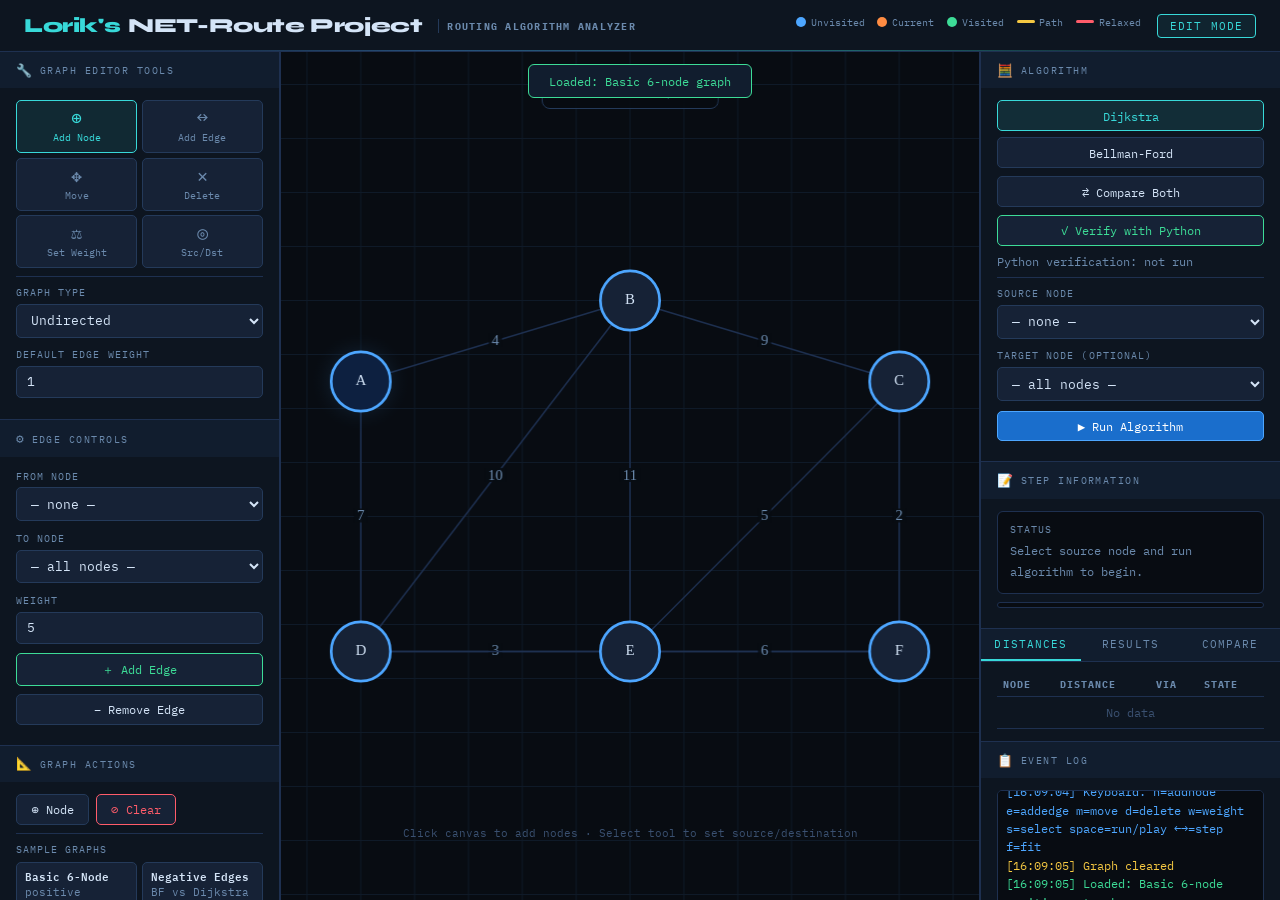
<file: index.html>
<!DOCTYPE html>
<html lang="en">
<head>
  <meta charset="UTF-8">
  <meta http-equiv="refresh" content="0; url=./NetRoute_Routing_Analyzer.html">
  <meta name="viewport" content="width=device-width, initial-scale=1.0">
  <title>NetRoute</title>
  <script>
    window.location.replace('./NetRoute_Routing_Analyzer.html');
  </script>
</head>
<body>
  <p>Redirecting to <a href="./NetRoute_Routing_Analyzer.html">NetRoute Routing Analyzer</a>...</p>
</body>
</html>
</file>
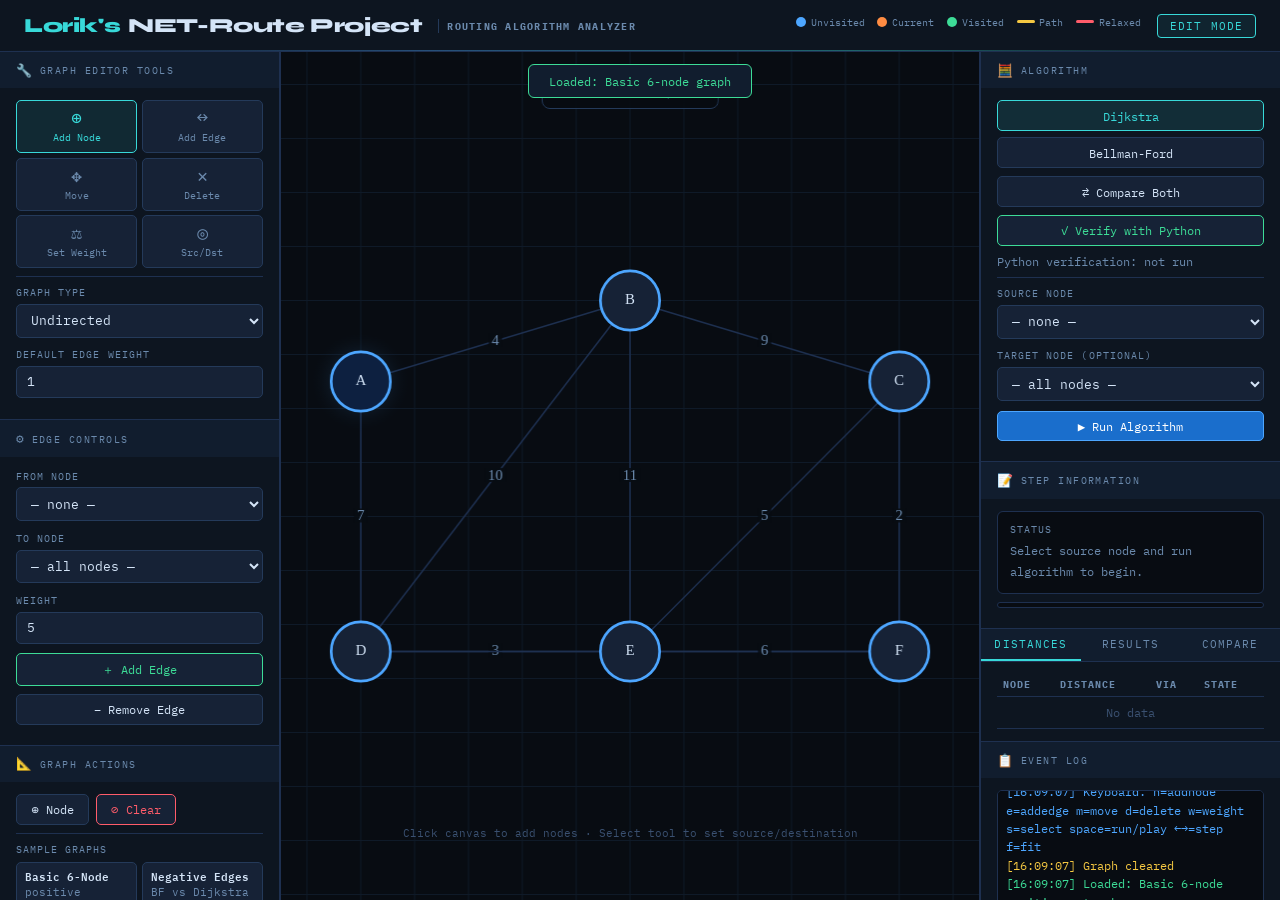
<file: NetRoute_Routing_Analyzer.html>
<!DOCTYPE html>
<html lang="en">
<head>
<meta charset="UTF-8">
<meta name="viewport" content="width=device-width, initial-scale=1.0">
<title>NetRoute — Dijkstra & Bellman-Ford Interactive Analyzer</title>
<link href="https://fonts.googleapis.com/css2?family=IBM+Plex+Mono:wght@300;400;500;600&family=Syne:wght@400;600;700;800&display=swap" rel="stylesheet">
<link rel="stylesheet" href="netroute.css">
</head>
<body>

<!-- ════════════════════════════════════════
     HEADER
════════════════════════════════════════ -->
<div id="header">
  <div class="logo">
    <span>Lorik's</span>NET-Route Project
    <div class="logo-sub">Routing Algorithm Analyzer</div>
  </div>
  <div class="header-right">
    <div class="legend">
      <div class="leg-item"><div class="leg-dot" style="background:var(--blue)"></div>Unvisited</div>
      <div class="leg-item"><div class="leg-dot" style="background:var(--orange)"></div>Current</div>
      <div class="leg-item"><div class="leg-dot" style="background:var(--green)"></div>Visited</div>
      <div class="leg-item"><div class="leg-line" style="background:var(--yellow)"></div>Path</div>
      <div class="leg-item"><div class="leg-line" style="background:var(--red)"></div>Relaxed</div>
    </div>
    <div class="mode-badge edit" id="mode-badge">EDIT MODE</div>
  </div>
</div>

<!-- ════════════════════════════════════════
     MAIN APP
════════════════════════════════════════ -->
<div id="app">

  <!-- ── LEFT SIDEBAR: Graph Editor ── -->
  <div class="sidebar" id="sidebar-left">

    <!-- Tools -->
    <div class="panel">
      <div class="panel-header"><span class="ph-icon">🔧</span> Graph Editor Tools</div>
      <div class="panel-body">
        <div class="tool-grid">
          <div class="tool-btn active" id="tool-addnode" onclick="setTool('addnode')">
            <div class="tool-icon">⊕</div><div>Add Node</div>
          </div>
          <div class="tool-btn" id="tool-addedge" onclick="setTool('addedge')">
            <div class="tool-icon">↔</div><div>Add Edge</div>
          </div>
          <div class="tool-btn" id="tool-move" onclick="setTool('move')">
            <div class="tool-icon">✥</div><div>Move</div>
          </div>
          <div class="tool-btn" id="tool-delete" onclick="setTool('delete')">
            <div class="tool-icon">✕</div><div>Delete</div>
          </div>
          <div class="tool-btn" id="tool-weight" onclick="setTool('weight')">
            <div class="tool-icon">⚖</div><div>Set Weight</div>
          </div>
          <div class="tool-btn" id="tool-select" onclick="setTool('select')">
            <div class="tool-icon">◎</div><div>Src/Dst</div>
          </div>
        </div>
        <div class="sep"></div>
        <div class="field">
          <label>Graph Type</label>
          <select id="graph-type" onchange="toggleDirected()">
            <option value="undirected">Undirected</option>
            <option value="directed">Directed</option>
          </select>
        </div>
        <div class="field">
          <label>Default Edge Weight</label>
          <input type="number" id="default-weight" value="1" min="1" max="999">
        </div>
      </div>
    </div>

    <!-- Edge controls -->
    <div class="panel">
      <div class="panel-header"><span class="ph-icon">⚙</span> Edge Controls</div>
      <div class="panel-body">
        <div class="field">
          <label>From Node</label>
          <select id="edge-from"><option value="">— select —</option></select>
        </div>
        <div class="field">
          <label>To Node</label>
          <select id="edge-to"><option value="">— select —</option></select>
        </div>
        <div class="field">
          <label>Weight</label>
          <input type="number" id="edge-weight-input" value="5" step="1">
        </div>
        <div class="btn-row">
          <button class="btn success full" onclick="addEdgeFromForm()">＋ Add Edge</button>
        </div>
        <div class="btn-row">
          <button class="btn full" onclick="removeEdgeFromForm()">− Remove Edge</button>
        </div>
      </div>
    </div>

    <!-- Graph actions -->
    <div class="panel">
      <div class="panel-header"><span class="ph-icon">📐</span> Graph Actions</div>
      <div class="panel-body">
        <div class="btn-row">
          <button class="btn" onclick="addNodeBtn()">⊕ Node</button>
          <button class="btn danger" onclick="clearGraph()">⊘ Clear</button>
        </div>
        <div class="sep"></div>
        <div style="font-size:.65rem;text-transform:uppercase;letter-spacing:.1em;color:var(--muted);margin-bottom:.4rem">Sample Graphs</div>
        <div class="scenario-grid">
          <div class="scenario-chip" data-sample="basic" role="button" tabindex="0" onclick="loadSample('basic')">
            <span class="sc-name">Basic 6-Node</span>positive weights
          </div>
          <div class="scenario-chip" data-sample="negative" role="button" tabindex="0" onclick="loadSample('negative')">
            <span class="sc-name">Negative Edges</span>BF vs Dijkstra
          </div>
          <div class="scenario-chip" data-sample="negcycle" role="button" tabindex="0" onclick="loadSample('negcycle')">
            <span class="sc-name">Neg. Cycle</span>cycle detection
          </div>
          <div class="scenario-chip" data-sample="medium" role="button" tabindex="0" onclick="loadSample('medium')">
            <span class="sc-name">Medium (12)</span>performance test
          </div>
          <div class="scenario-chip" data-sample="large" role="button" tabindex="0" onclick="loadSample('large')">
            <span class="sc-name">Large (20)</span>scaling analysis
          </div>
          <div class="scenario-chip" data-sample="failure" role="button" tabindex="0" onclick="loadSample('failure')">
            <span class="sc-name">Link Failure</span>route adapt
          </div>
        </div>
      </div>
    </div>

    <!-- Graph info -->
    <div class="panel">
      <div class="panel-header"><span class="ph-icon">📊</span> Graph Info</div>
      <div class="panel-body">
        <table class="dist-table" style="font-size:.7rem">
          <tr><td style="color:var(--muted)">Nodes</td><td id="info-nodes">0</td></tr>
          <tr><td style="color:var(--muted)">Edges</td><td id="info-edges">0</td></tr>
          <tr><td style="color:var(--muted)">Type</td><td id="info-type">Undirected</td></tr>
          <tr><td style="color:var(--muted)">Neg. Weights</td><td id="info-neg">No</td></tr>
          <tr><td style="color:var(--muted)">Source</td><td id="info-src">—</td></tr>
          <tr><td style="color:var(--muted)">Target</td><td id="info-dst">—</td></tr>
        </table>
      </div>
    </div>

  </div><!-- end left sidebar -->

  <!-- ── CANVAS ── -->
  <div id="canvas-area">
    <canvas id="graph-canvas"></canvas>

    <div id="canvas-toolbar">
      <button class="ct-btn" title="Zoom In" onclick="zoom(1.2)">+</button>
      <button class="ct-btn" title="Zoom Out" onclick="zoom(0.833)">−</button>
      <button class="ct-btn" title="Fit Graph" onclick="fitGraph()" style="font-size:.7rem">FIT</button>
      <div class="ct-sep"></div>
      <button class="ct-btn" title="Grid toggle" onclick="toggleGrid()" id="grid-btn">⊞</button>
    </div>

    <div id="canvas-hint">Click canvas to add nodes · Select tool to set source/destination</div>

    <!-- Player bar -->
    <div id="player-bar" style="display:none">
      <button class="player-btn" title="Go to start" onclick="stepGo(0)">⏮</button>
      <button class="player-btn" title="Step back" onclick="stepBack()" id="btn-stepback">◀</button>
      <button class="player-btn play-btn" title="Play/Pause" onclick="togglePlay()" id="btn-play">▶</button>
      <button class="player-btn" title="Step forward" onclick="stepForward()" id="btn-stepfwd">▶|</button>
      <button class="player-btn" title="Go to end" onclick="stepGo(-1)">⏭</button>
      <span id="step-counter">0 / 0</span>
      <div class="speed-label">Speed</div>
      <input type="range" id="speed-slider" min="1" max="10" value="5">
      <button class="player-btn" title="Stop" onclick="stopAlgo()" style="color:var(--red)">■</button>
    </div>

  </div><!-- end canvas area -->

  <!-- ── RIGHT SIDEBAR: Algorithm + Results ── -->
  <div class="sidebar" id="sidebar-right">

    <!-- Algorithm selector -->
    <div class="panel">
      <div class="panel-header"><span class="ph-icon">🧮</span> Algorithm</div>
      <div class="panel-body">
        <div class="btn-row">
          <button class="btn active full" id="algo-dijk" onclick="selectAlgo('dijkstra')">Dijkstra</button>
          <button class="btn full" id="algo-bf" onclick="selectAlgo('bellman-ford')">Bellman-Ford</button>
        </div>
        <div class="btn-row">
          <button class="btn full" id="algo-compare" onclick="runComparison()">⇄ Compare Both</button>
        </div>
        <div class="btn-row">
          <button class="btn success full" onclick="verifyWithPython()">✓ Verify with Python</button>
        </div>
        <div id="verify-status" style="font-size:.72rem;color:var(--muted);margin-bottom:.45rem;line-height:1.35">
          Python verification: not run
        </div>
        <div class="sep"></div>
        <div class="field">
          <label>Source Node</label>
          <select id="src-select" onchange="setSource(this.value)"><option value="">— none —</option></select>
        </div>
        <div class="field">
          <label>Target Node (optional)</label>
          <select id="dst-select" onchange="setTarget(this.value)"><option value="">— all nodes —</option></select>
        </div>
        <div class="btn-row">
          <button class="btn primary full" onclick="runAlgorithm()">▶ Run Algorithm</button>
        </div>
      </div>
    </div>

    <!-- Step info -->
    <div class="panel">
      <div class="panel-header"><span class="ph-icon">📝</span> Step Information</div>
      <div class="panel-body">
        <div class="step-box" id="step-info">
          <div class="step-num">Status</div>
          <span style="color:var(--muted)">Select source node and run algorithm to begin.</span>
        </div>
        <div class="progress-track">
          <div class="progress-fill" id="step-progress" style="width:0%"></div>
        </div>
      </div>
    </div>

    <!-- Tabs: Distances | Results | Compare -->
    <div class="panel" style="flex:1">
      <div class="tabs">
        <div class="tab active" id="tab-dist"    onclick="switchTab('dist')">Distances</div>
        <div class="tab"       id="tab-results"  onclick="switchTab('results')">Results</div>
        <div class="tab"       id="tab-compare"  onclick="switchTab('compare')">Compare</div>
      </div>

      <!-- Distances tab -->
      <div class="tab-content active" id="tc-dist">
        <div style="overflow-x:auto">
          <table class="dist-table" id="dist-table">
            <thead>
              <tr>
                <th>Node</th>
                <th>Distance</th>
                <th>Via</th>
                <th>State</th>
              </tr>
            </thead>
            <tbody id="dist-tbody">
              <tr><td colspan="4" style="color:var(--dim);text-align:center;padding:.5rem">No data</td></tr>
            </tbody>
          </table>
        </div>
      </div>

      <!-- Results tab -->
      <div class="tab-content" id="tc-results">
        <div id="results-area">
          <div style="color:var(--dim);font-size:.75rem">Run an algorithm to see results.</div>
        </div>
      </div>

      <!-- Compare tab -->
      <div class="tab-content" id="tc-compare">
        <div id="compare-area">
          <div style="color:var(--dim);font-size:.75rem">Run comparison to see data.</div>
        </div>
      </div>
    </div>

    <!-- Log -->
    <div class="panel">
      <div class="panel-header"><span class="ph-icon">📋</span> Event Log</div>
      <div class="panel-body">
        <div class="log-area" id="log-area">
          <div class="log-entry info">NetRoute initialized. Load a sample graph or start drawing.</div>
        </div>
      </div>
    </div>

  </div><!-- end right sidebar -->
</div><!-- end app -->

<!-- ── Tooltip ── -->
<div id="tooltip"></div>

<!-- ── Notification ── -->
<div id="notif"></div>

<!-- ── Modal ── -->
<div id="modal-overlay">
  <div id="modal">
    <div class="modal-title" id="modal-title">Enter Value</div>
    <div id="modal-body"></div>
    <div class="modal-btns">
      <button class="btn" onclick="closeModal()">Cancel</button>
      <button class="btn primary" id="modal-ok" onclick="confirmModal()">OK</button>
    </div>
  </div>
</div>

<script src="netroute.js"></script>
</body>
</html>
</file>
<file: netroute.css>
/* ═══════════════════════════════════════════════════════════
   ROOT VARIABLES & RESET
═══════════════════════════════════════════════════════════ */
:root {
  --bg:       #080c12;
  --bg1:      #0d1520;
  --bg2:      #111d2e;
  --bg3:      #162236;
  --border:   #1e3050;
  --border2:  #243a5a;
  --text:     #d4e4f7;
  --muted:    #6b8aad;
  --dim:      #3a5070;

  --blue:     #4da6ff;
  --blue-d:   #1a6ecc;
  --cyan:     #38d9d9;
  --green:    #3ddc97;
  --yellow:   #f5c842;
  --orange:   #ff8c42;
  --red:      #ff5c6a;
  --purple:   #b57aff;

  --node-r:   22;
  --font-mono: 'IBM Plex Mono', monospace;
  --font-ui:  'Syne', sans-serif;
}
*,*::before,*::after { box-sizing:border-box; margin:0; padding:0; }
html,body { height:100%; overflow:hidden; }
body {
  background: var(--bg);
  color: var(--text);
  font-family: var(--font-mono);
  font-size: 13px;
  display: flex;
  flex-direction: column;
}

/* ═══════════════════════════════════════════════════════════
   HEADER
═══════════════════════════════════════════════════════════ */
#header {
  background: var(--bg1);
  border-bottom: 1px solid var(--border);
  padding: 0 1.5rem;
  height: 52px;
  display: flex;
  align-items: center;
  justify-content: space-between;
  flex-shrink: 0;
  position: relative;
  z-index: 10;
}
#header::after {
  content:'';
  position:absolute; bottom:0; left:0; right:0; height:1px;
  background: linear-gradient(90deg, transparent, var(--blue), var(--cyan), transparent);
  opacity: .4;
}
.logo {
  font-family: var(--font-ui);
  font-weight: 800;
  font-size: 1.25rem;
  letter-spacing: -.02em;
  color: var(--text);
  display: flex;
  align-items: center;
  gap: .5rem;
}
.logo span { color: var(--cyan); }
.logo-sub {
  font-family: var(--font-mono);
  font-size: .65rem;
  color: var(--muted);
  letter-spacing: .12em;
  text-transform: uppercase;
  margin-left: .5rem;
  border-left: 1px solid var(--border2);
  padding-left: .5rem;
}
.header-right {
  display: flex;
  align-items: center;
  gap: 1rem;
}
.mode-badge {
  font-family: var(--font-mono);
  font-size: .7rem;
  letter-spacing: .1em;
  text-transform: uppercase;
  padding: .25rem .75rem;
  border-radius: 4px;
  border: 1px solid var(--border2);
  color: var(--muted);
  background: var(--bg2);
  transition: all .2s;
}
.mode-badge.edit  { border-color: var(--cyan);  color: var(--cyan);   background: rgba(56,217,217,.08); }
.mode-badge.run   { border-color: var(--green); color: var(--green);  background: rgba(61,220,151,.08); }

/* ═══════════════════════════════════════════════════════════
   MAIN LAYOUT
═══════════════════════════════════════════════════════════ */
#app {
  flex: 1;
  display: grid;
  grid-template-columns: minmax(220px, 280px) minmax(340px, 1fr) minmax(220px, 300px);
  overflow: hidden;
  min-height: 0;
  height: calc(100vh - 52px);
}

@media (max-width: 1200px) {
  #app {
    grid-template-columns: minmax(220px, 260px) minmax(320px, 1fr);
  }
  #sidebar-right {
    display: none !important;
  }
}

@media (max-width: 860px) {
  #app {
    grid-template-columns: 1fr;
  }
  #sidebar-left {
    display: none !important;
  }
}

/* ═══════════════════════════════════════════════════════════
   SIDEBAR (shared styles)
═══════════════════════════════════════════════════════════ */
.sidebar {
  background: var(--bg1);
  border-right: 1px solid var(--border);
  overflow-y: auto;
  overflow-x: hidden;
}
.sidebar::-webkit-scrollbar { width: 4px; }
.sidebar::-webkit-scrollbar-track { background: transparent; }
.sidebar::-webkit-scrollbar-thumb { background: var(--border2); border-radius: 2px; }
#sidebar-right { border-right: none; border-left: 1px solid var(--border); }

.panel {
  border-bottom: 1px solid var(--border);
}
.panel-header {
  padding: .6rem 1rem;
  font-family: var(--font-mono);
  font-size: .65rem;
  text-transform: uppercase;
  letter-spacing: .14em;
  color: var(--muted);
  display: flex;
  align-items: center;
  gap: .4rem;
  background: var(--bg2);
  cursor: pointer;
  user-select: none;
}
.panel-header .ph-icon { font-size: .8rem; }
.panel-body { padding: .75rem 1rem; }

/* ── Buttons ── */
.btn {
  display: inline-flex;
  align-items: center;
  justify-content: center;
  gap: .4rem;
  padding: .4rem .9rem;
  border-radius: 5px;
  border: 1px solid var(--border2);
  background: var(--bg3);
  color: var(--text);
  font-family: var(--font-mono);
  font-size: .78rem;
  cursor: pointer;
  transition: all .15s;
  white-space: nowrap;
}
.btn:hover { border-color: var(--blue); color: var(--blue); background: rgba(77,166,255,.08); }
.btn:active { transform: scale(.97); }
.btn.active, .btn.selected {
  border-color: var(--cyan);
  color: var(--cyan);
  background: rgba(56,217,217,.12);
}
.btn.primary {
  background: var(--blue-d);
  border-color: var(--blue);
  color: #fff;
}
.btn.primary:hover { background: var(--blue); }
.btn.danger { border-color: var(--red); color: var(--red); }
.btn.danger:hover { background: rgba(255,92,106,.1); }
.btn.success { border-color: var(--green); color: var(--green); }
.btn.success:hover { background: rgba(61,220,151,.1); }
.btn.full { width: 100%; }
.btn:disabled { opacity: .35; cursor: not-allowed; pointer-events: none; }

.btn-row {
  display: flex;
  flex-wrap: wrap;
  gap: .4rem;
  margin-bottom: .5rem;
}
.btn-row.tight { gap: .3rem; }

/* ── Inputs ── */
.field { margin-bottom: .6rem; }
.field label {
  display: block;
  font-size: .65rem;
  text-transform: uppercase;
  letter-spacing: .1em;
  color: var(--muted);
  margin-bottom: .3rem;
}
.field input, .field select {
  width: 100%;
  background: var(--bg3);
  border: 1px solid var(--border2);
  border-radius: 5px;
  color: var(--text);
  font-family: var(--font-mono);
  font-size: .8rem;
  padding: .4rem .6rem;
  outline: none;
  transition: border-color .2s;
}
.field input:focus, .field select:focus { border-color: var(--blue); }
.field select option { background: var(--bg3); }

/* ── Tool selector ── */
.tool-grid {
  display: grid;
  grid-template-columns: 1fr 1fr;
  gap: .3rem;
  margin-bottom: .5rem;
}
.tool-btn {
  display: flex;
  flex-direction: column;
  align-items: center;
  justify-content: center;
  gap: .2rem;
  padding: .5rem .25rem;
  border-radius: 5px;
  border: 1px solid var(--border2);
  background: var(--bg3);
  color: var(--muted);
  cursor: pointer;
  transition: all .15s;
  font-family: var(--font-mono);
  font-size: .65rem;
  text-align: center;
}
.tool-btn:hover { border-color: var(--border2); color: var(--text); }
.tool-btn.active {
  border-color: var(--cyan);
  color: var(--cyan);
  background: rgba(56,217,217,.1);
}
.tool-icon { font-size: 1.1rem; line-height: 1; }

/* ── Log / status ── */
.log-area {
  background: var(--bg);
  border: 1px solid var(--border);
  border-radius: 5px;
  padding: .5rem;
  max-height: 130px;
  overflow-y: auto;
  font-size: .72rem;
  line-height: 1.6;
}
.log-area::-webkit-scrollbar { width: 3px; }
.log-area::-webkit-scrollbar-thumb { background: var(--border2); }
.log-entry { color: var(--muted); }
.log-entry.info  { color: var(--blue); }
.log-entry.ok    { color: var(--green); }
.log-entry.warn  { color: var(--yellow); }
.log-entry.error { color: var(--red); }

/* ── Step display ── */
.step-box {
  background: var(--bg);
  border: 1px solid var(--border);
  border-radius: 6px;
  padding: .65rem .75rem;
  margin-bottom: .5rem;
  font-size: .75rem;
  line-height: 1.7;
  min-height: 60px;
}
.step-box .step-num {
  font-size: .6rem;
  text-transform: uppercase;
  letter-spacing: .1em;
  color: var(--muted);
  margin-bottom: .2rem;
}

/* ── Dist table ── */
.dist-table {
  width: 100%;
  border-collapse: collapse;
  font-size: .72rem;
}
.dist-table th {
  text-align: left;
  color: var(--muted);
  font-size: .6rem;
  text-transform: uppercase;
  letter-spacing: .1em;
  padding: .3rem .4rem;
  border-bottom: 1px solid var(--border);
}
.dist-table td {
  padding: .3rem .4rem;
  border-bottom: 1px solid var(--border);
  font-family: var(--font-mono);
  transition: background .2s;
}
.dist-table tr.updated td { background: rgba(245,200,66,.06); }
.dist-table tr.current td { background: rgba(77,166,255,.1); }
.dist-table tr.path td    { background: rgba(61,220,151,.08); color: var(--green); }

/* ── Results ── */
.result-card {
  background: var(--bg2);
  border: 1px solid var(--border);
  border-radius: 6px;
  padding: .65rem .75rem;
  margin-bottom: .5rem;
}
.result-card .rc-title {
  font-size: .6rem;
  text-transform: uppercase;
  letter-spacing: .12em;
  color: var(--muted);
  margin-bottom: .4rem;
}
.result-card .rc-val {
  font-size: 1.2rem;
  font-family: var(--font-ui);
  font-weight: 700;
  color: var(--cyan);
}
.result-card .rc-sub {
  font-size: .68rem;
  color: var(--muted);
  margin-top: .1rem;
}

/* ── Mini bar chart ── */
.bar-chart { margin-top: .5rem; }
.bar-row {
  display: flex;
  align-items: center;
  gap: .5rem;
  margin-bottom: .35rem;
}
.bar-label { width: 80px; font-size: .68rem; color: var(--muted); text-align: right; flex-shrink: 0; }
.bar-track { flex: 1; background: var(--bg); border-radius: 2px; height: 10px; overflow: hidden; }
.bar-fill  { height: 100%; border-radius: 2px; transition: width .5s ease; }
.bar-val   { width: 50px; font-size: .68rem; color: var(--text); flex-shrink: 0; }

/* ── Tabs ── */
.tabs {
  display: flex;
  border-bottom: 1px solid var(--border);
  background: var(--bg2);
}
.tab {
  flex: 1;
  padding: .5rem;
  font-size: .68rem;
  text-transform: uppercase;
  letter-spacing: .1em;
  text-align: center;
  cursor: pointer;
  color: var(--muted);
  border-bottom: 2px solid transparent;
  transition: all .2s;
}
.tab.active { color: var(--cyan); border-bottom-color: var(--cyan); }
.tab-content { display: none; padding: .75rem 1rem; }
.tab-content.active { display: block; }

/* ── Progress bar ── */
.progress-track {
  background: var(--bg);
  border: 1px solid var(--border);
  border-radius: 3px;
  height: 6px;
  overflow: hidden;
  margin-bottom: .5rem;
}
.progress-fill {
  height: 100%;
  background: linear-gradient(90deg, var(--blue), var(--cyan));
  border-radius: 3px;
  transition: width .3s ease;
}

/* ── Scenario chips ── */
.scenario-grid {
  display: grid;
  grid-template-columns: 1fr 1fr;
  gap: .3rem;
}
.scenario-chip {
  padding: .4rem .5rem;
  border: 1px solid var(--border2);
  border-radius: 5px;
  background: var(--bg3);
  font-size: .68rem;
  cursor: pointer;
  transition: all .15s;
  line-height: 1.3;
  color: var(--muted);
}
.scenario-chip:hover { border-color: var(--yellow); color: var(--yellow); background: rgba(245,200,66,.06); }
.scenario-chip .sc-name { font-weight: 600; color: var(--text); display: block; margin-bottom: .1rem; }

/* ── Separator ── */
.sep { height: 1px; background: var(--border); margin: .5rem 0; }

/* ── Tooltip ── */
#tooltip {
  position: fixed;
  background: var(--bg2);
  border: 1px solid var(--border2);
  border-radius: 5px;
  padding: .35rem .6rem;
  font-size: .72rem;
  color: var(--text);
  pointer-events: none;
  z-index: 1000;
  display: none;
  white-space: nowrap;
}

/* ═══════════════════════════════════════════════════════════
   CANVAS AREA
═══════════════════════════════════════════════════════════ */
#canvas-area {
  position: relative;
  background: #bfe8ff;
  overflow: hidden;
  min-width: 280px;
  min-height: 260px;
  height: 100%;
  border-left: 1px solid var(--border);
  border-right: 1px solid var(--border);
  box-shadow: inset 0 0 0 1px rgba(77,166,255,.08);
}
#graph-canvas {
  position: absolute;
  inset: 0;
  cursor: crosshair;
  width: 100%;
  height: 100%;
  display: block;
  background: #cfefff;
}

/* ── Canvas overlay controls ── */
#canvas-toolbar {
  position: absolute;
  top: 12px;
  left: 50%;
  transform: translateX(-50%);
  display: flex;
  gap: .4rem;
  background: rgba(8,12,18,.85);
  backdrop-filter: blur(8px);
  border: 1px solid var(--border2);
  border-radius: 8px;
  padding: .35rem .5rem;
  z-index: 5;
}
.ct-btn {
  width: 32px; height: 32px;
  border-radius: 5px;
  border: 1px solid transparent;
  background: transparent;
  color: var(--muted);
  font-size: 1rem;
  cursor: pointer;
  display: flex; align-items: center; justify-content: center;
  transition: all .15s;
}
.ct-btn:hover { border-color: var(--border2); color: var(--text); }
.ct-btn.active { border-color: var(--cyan); color: var(--cyan); background: rgba(56,217,217,.1); }
.ct-sep { width: 1px; background: var(--border2); margin: 4px 2px; }

/* ── Step player bar ── */
#player-bar {
  position: absolute;
  bottom: 0; left: 0; right: 0;
  height: 52px;
  background: rgba(8,12,18,.9);
  backdrop-filter: blur(8px);
  border-top: 1px solid var(--border);
  display: flex;
  align-items: center;
  justify-content: center;
  gap: .75rem;
  padding: 0 1.5rem;
  z-index: 5;
}
.player-btn {
  width: 36px; height: 36px;
  border-radius: 6px;
  border: 1px solid var(--border2);
  background: var(--bg2);
  color: var(--text);
  font-size: 1rem;
  cursor: pointer;
  display: flex; align-items: center; justify-content: center;
  transition: all .15s;
}
.player-btn:hover { border-color: var(--blue); color: var(--blue); }
.player-btn.play-btn {
  width: 44px; height: 44px;
  background: var(--blue-d);
  border-color: var(--blue);
  font-size: 1.2rem;
}
.player-btn.play-btn:hover { background: var(--blue); }
.player-btn:disabled { opacity: .3; cursor: not-allowed; }
#step-counter {
  font-family: var(--font-mono);
  font-size: .75rem;
  color: var(--muted);
  min-width: 80px;
  text-align: center;
}
#speed-slider {
  -webkit-appearance: none;
  appearance: none;
  width: 80px; height: 4px;
  background: var(--border2);
  border-radius: 2px;
  outline: none;
}
#speed-slider::-webkit-slider-thumb {
  -webkit-appearance: none;
  width: 12px; height: 12px;
  border-radius: 50%;
  background: var(--blue);
  cursor: pointer;
}
.speed-label { font-size: .65rem; color: var(--muted); }

/* ── Node label under canvas ── */
#canvas-hint {
  position: absolute;
  bottom: 60px;
  left: 50%;
  transform: translateX(-50%);
  font-size: .7rem;
  color: var(--dim);
  pointer-events: none;
  white-space: nowrap;
}

/* ── Notification ── */
#notif {
  position: fixed;
  top: 64px;
  left: 50%;
  transform: translateX(-50%) translateY(-10px);
  background: var(--bg2);
  border: 1px solid var(--border2);
  border-radius: 6px;
  padding: .5rem 1.25rem;
  font-size: .78rem;
  color: var(--text);
  z-index: 200;
  opacity: 0;
  transition: all .3s;
  pointer-events: none;
  white-space: nowrap;
}
#notif.show { opacity: 1; transform: translateX(-50%) translateY(0); }
#notif.ok { border-color: var(--green); color: var(--green); }
#notif.warn { border-color: var(--yellow); color: var(--yellow); }
#notif.error { border-color: var(--red); color: var(--red); }

/* ── Modal ── */
#modal-overlay {
  position: fixed; inset: 0;
  background: rgba(0,0,0,.7);
  backdrop-filter: blur(4px);
  z-index: 500;
  display: none;
  align-items: center;
  justify-content: center;
}
#modal-overlay.show { display: flex; }
#modal {
  background: var(--bg1);
  border: 1px solid var(--border2);
  border-radius: 10px;
  padding: 1.5rem;
  width: 340px;
  max-width: 90vw;
}
.modal-title {
  font-family: var(--font-ui);
  font-weight: 700;
  font-size: 1rem;
  margin-bottom: 1rem;
  color: var(--text);
}
.modal-btns { display: flex; gap: .5rem; justify-content: flex-end; margin-top: 1rem; }

/* ── Legend ── */
.legend {
  display: flex;
  flex-wrap: wrap;
  gap: .4rem .8rem;
  margin-bottom: .5rem;
}
.leg-item {
  display: flex;
  align-items: center;
  gap: .3rem;
  font-size: .65rem;
  color: var(--muted);
}
.leg-dot {
  width: 10px; height: 10px;
  border-radius: 50%;
  flex-shrink: 0;
}
.leg-line {
  width: 18px; height: 3px;
  border-radius: 2px;
  flex-shrink: 0;
}
</file>
